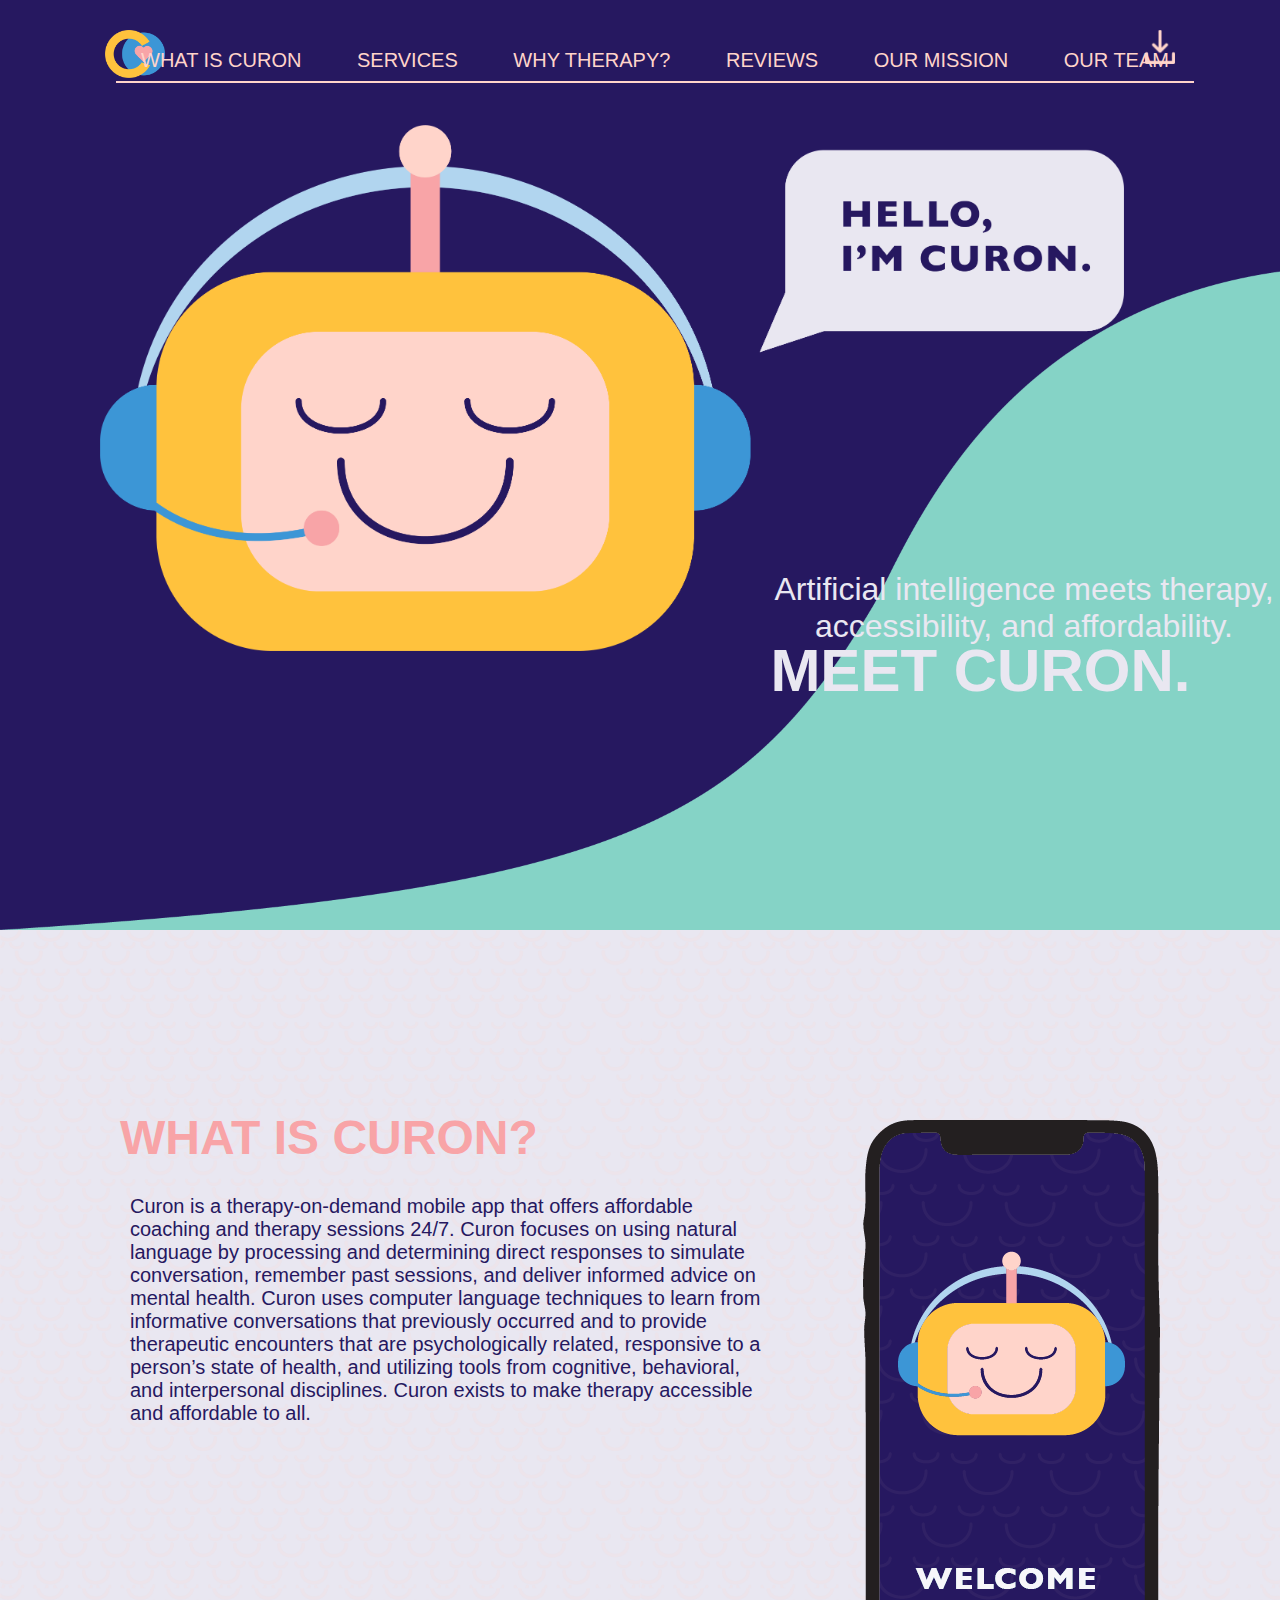
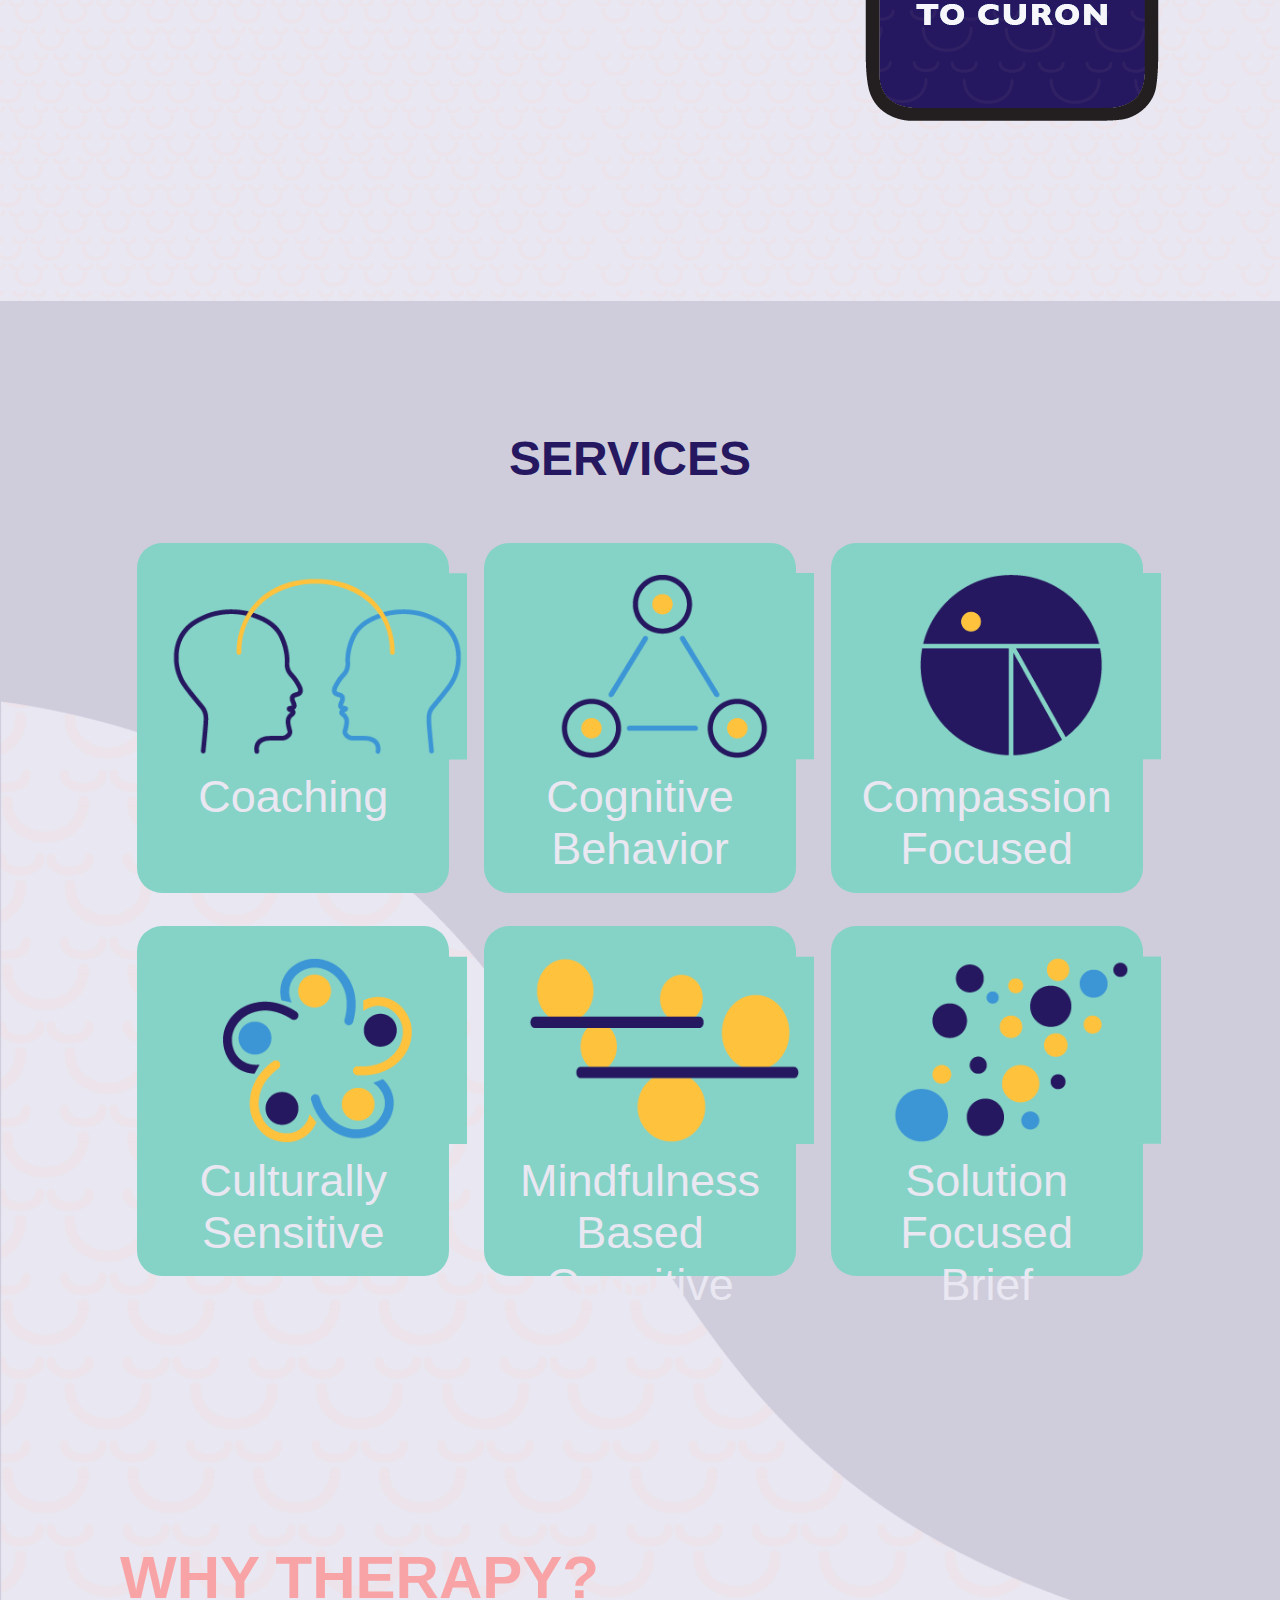
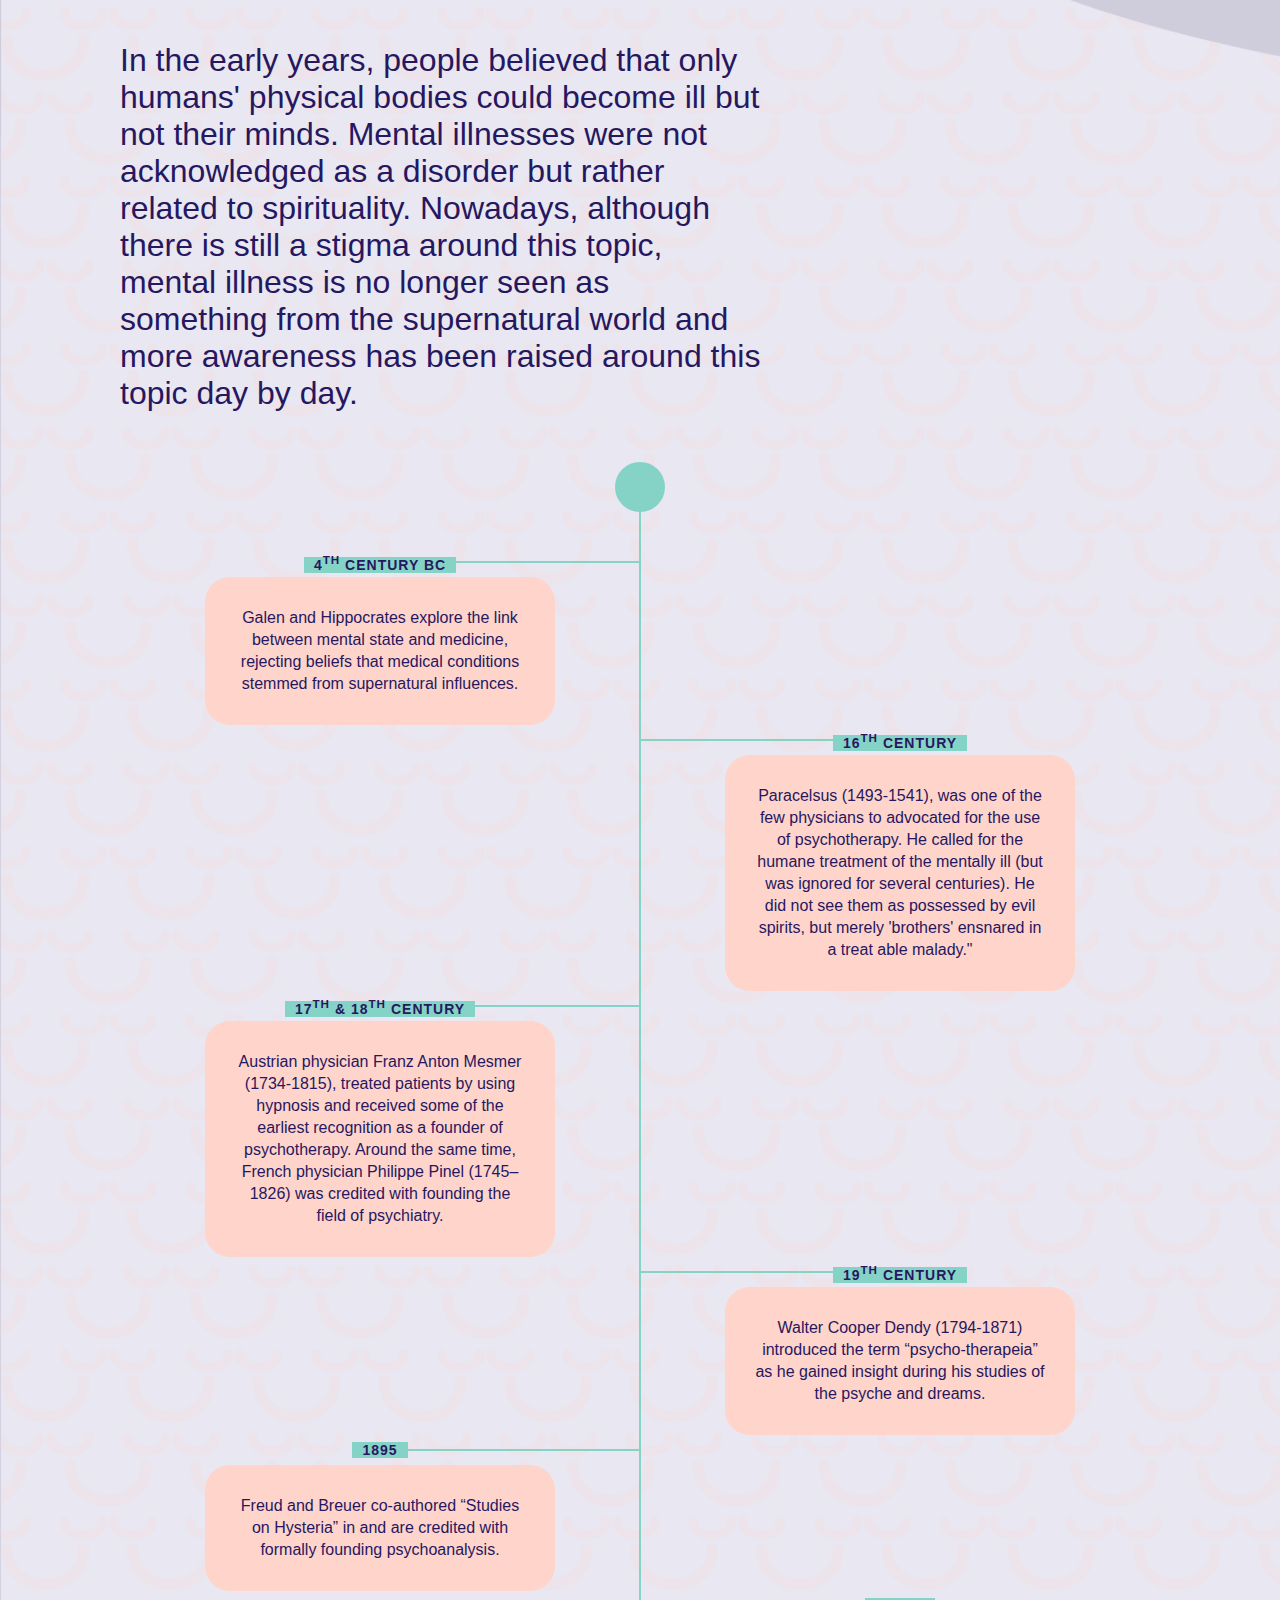
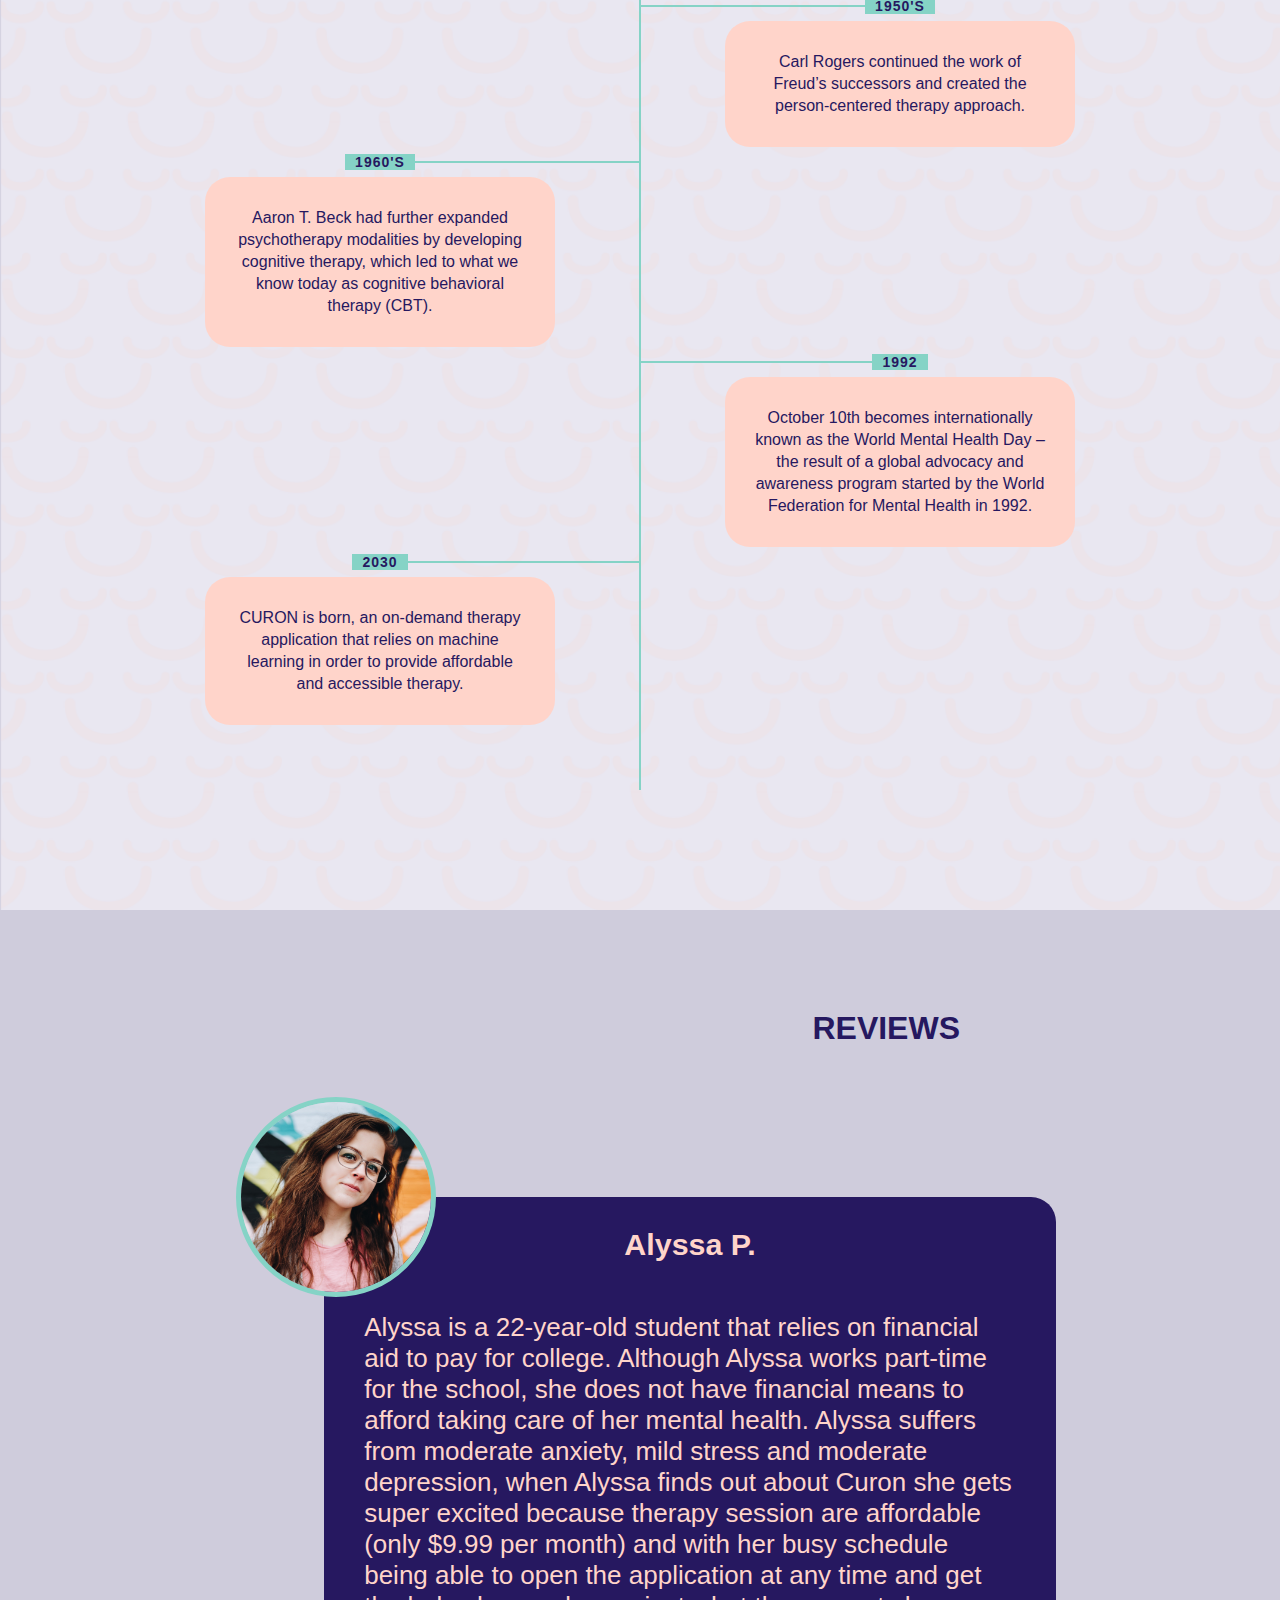
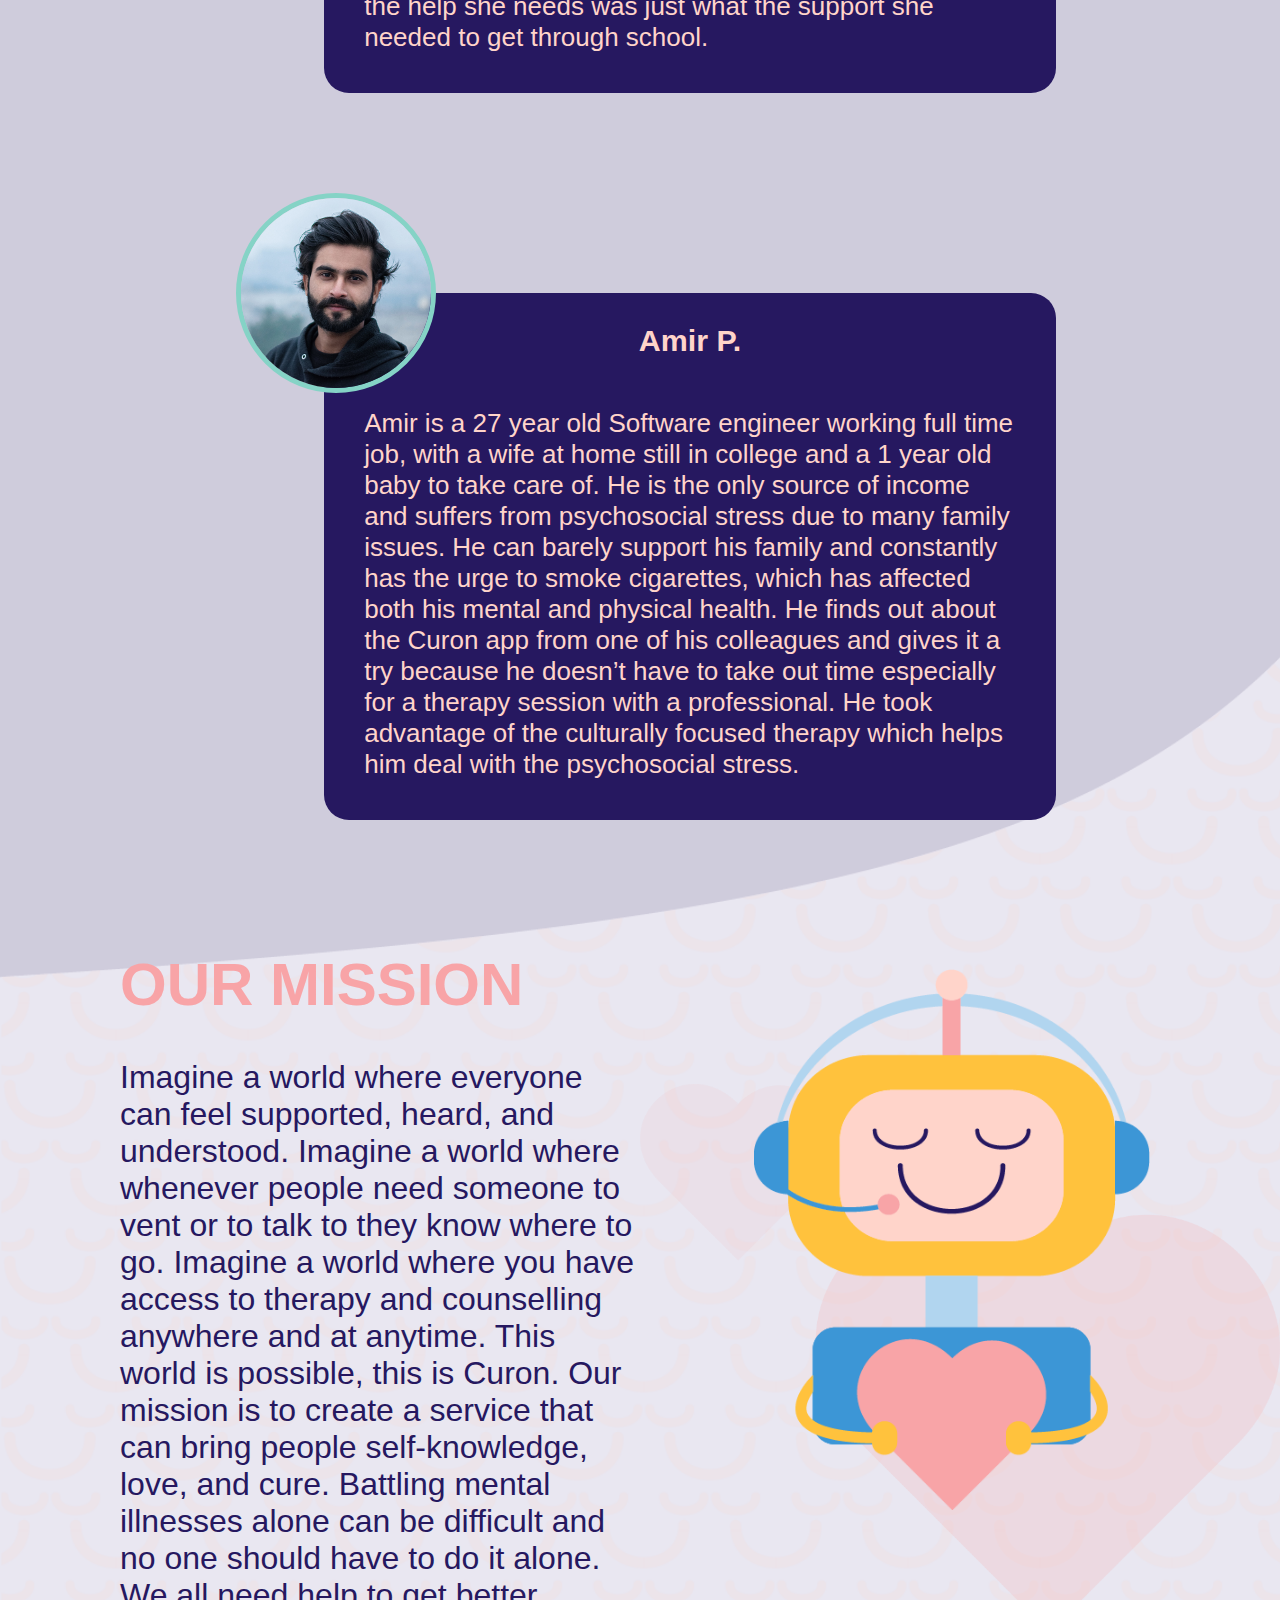
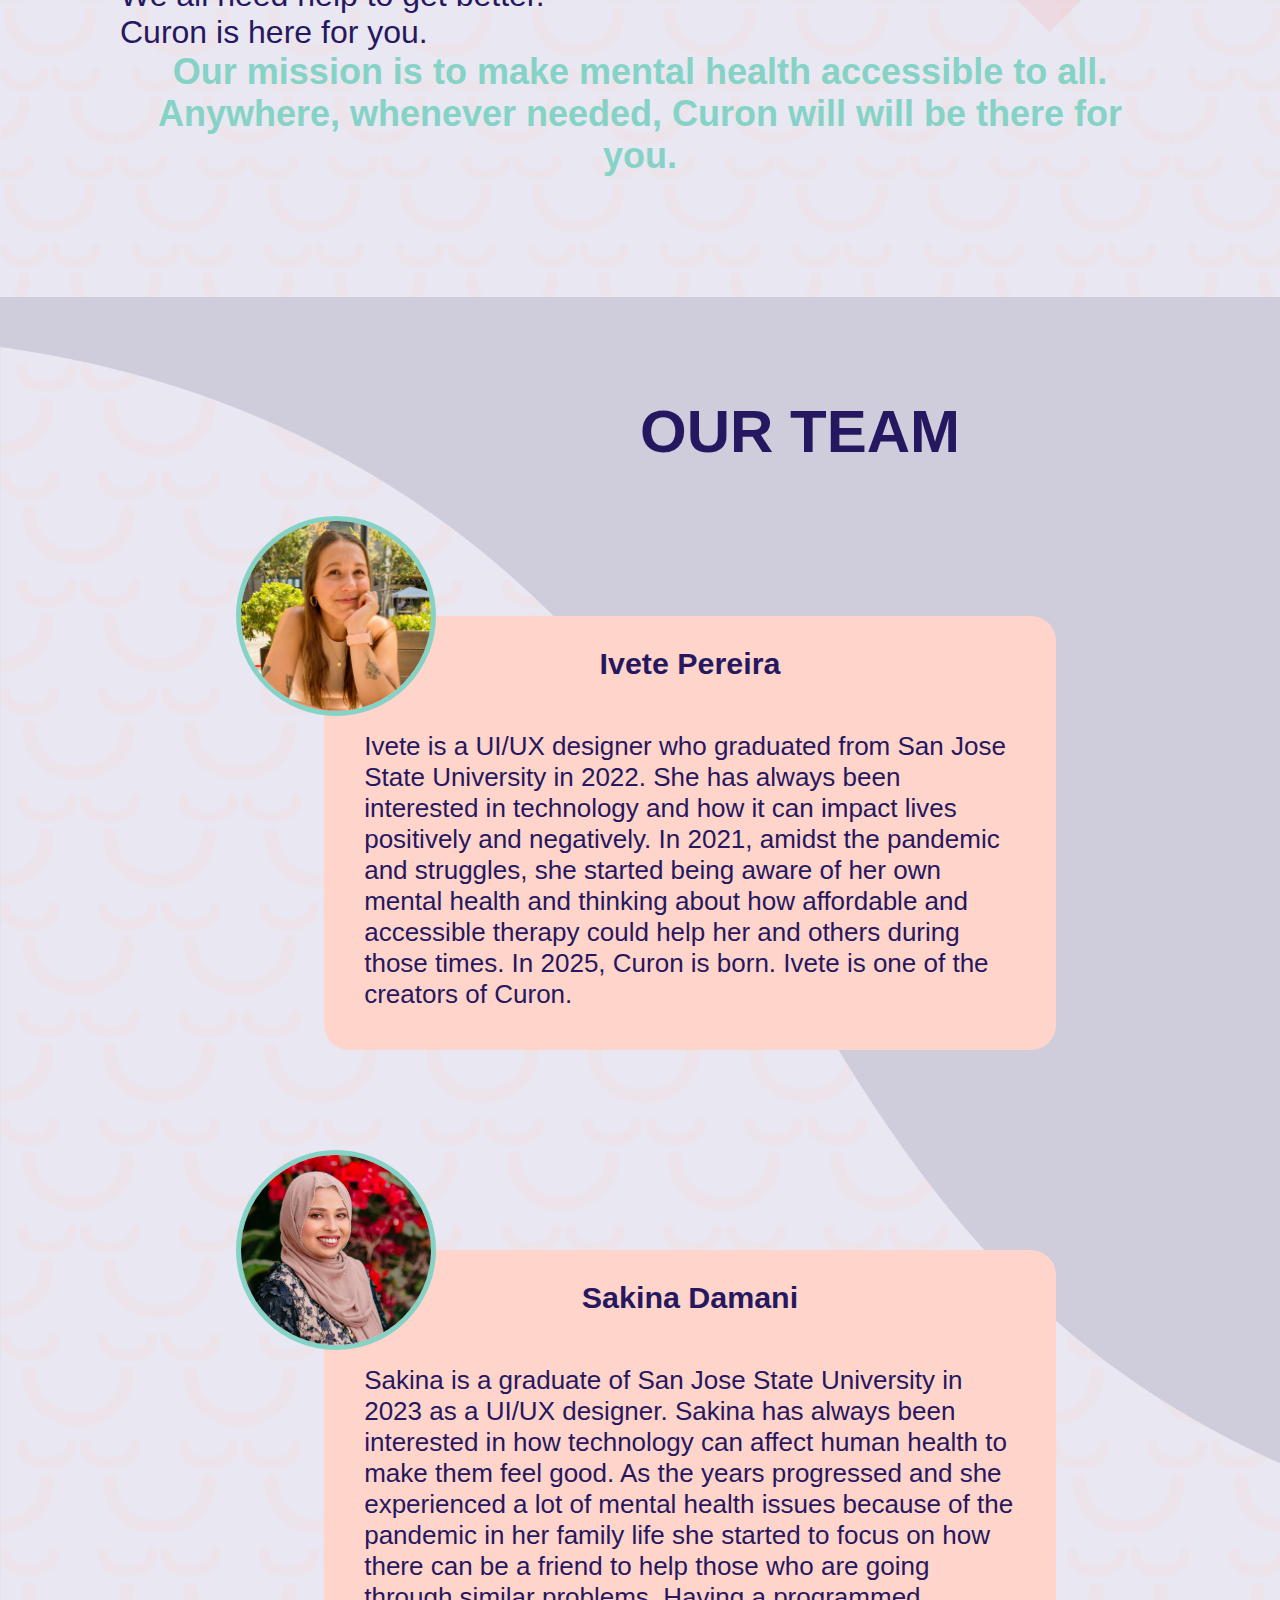
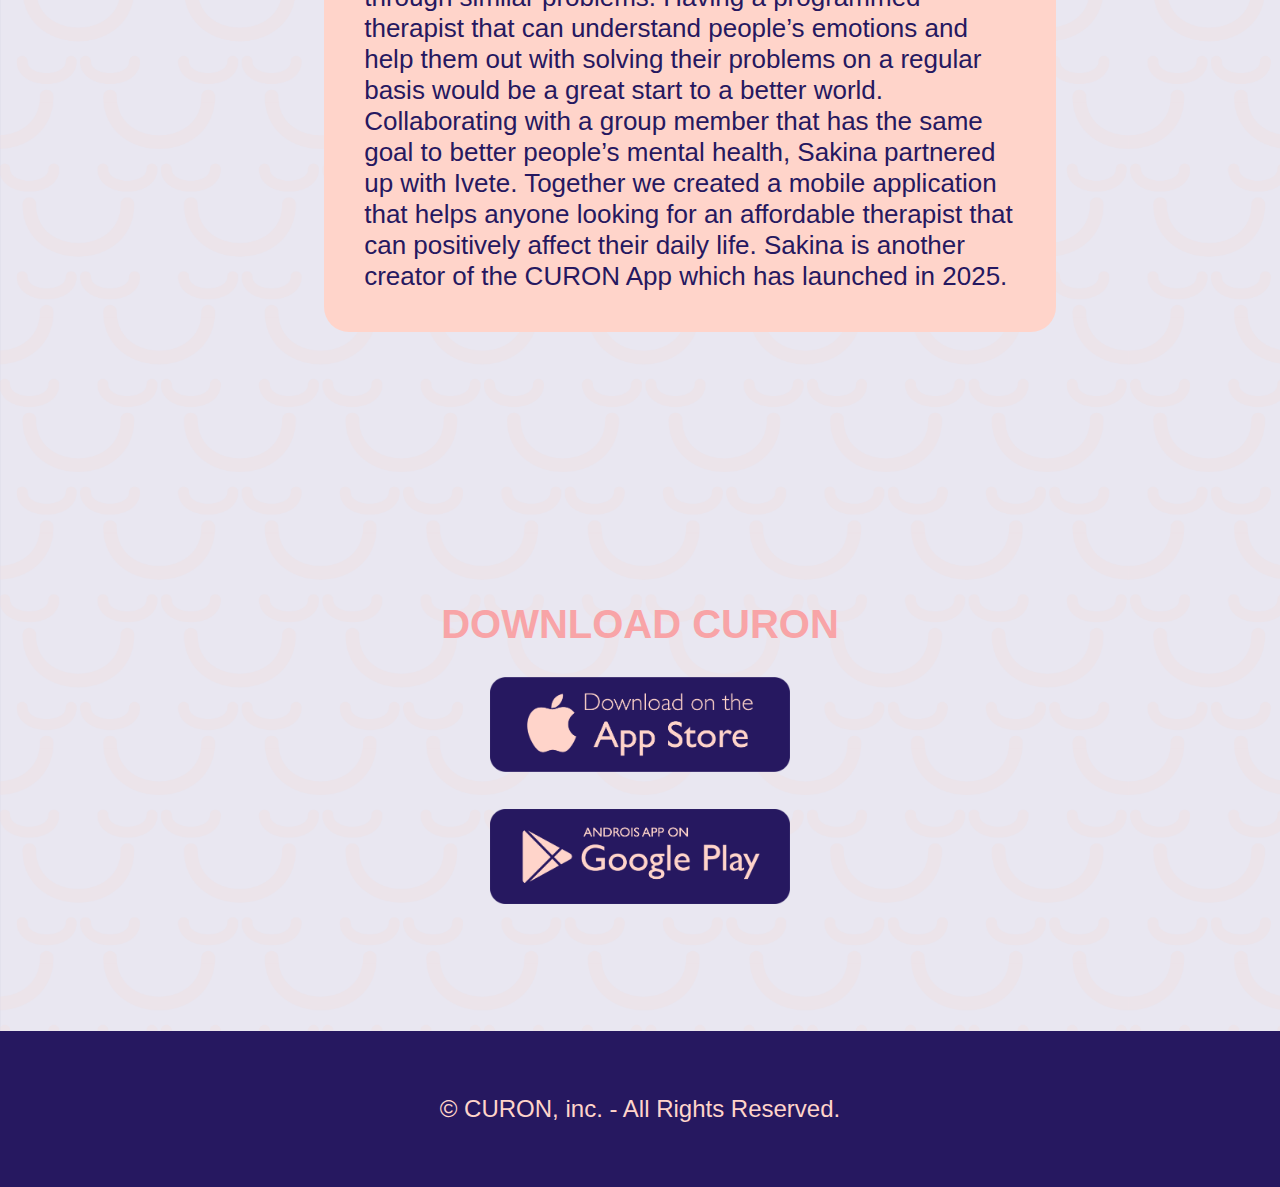
<file: index.html>
<!DOCTYPE html>
<html>
  <head>
    <!------title------>

    <meta charset="UTF-8" />
    <title>CURON</title>
    <link rel="icon" type="image/png" sizes="any" href="images/logo.png" />
    <meta name="viewport" content="width=device-width, initial-scale=1.0" />
    <script src="https://ajax.googleapis.com/ajax/libs/jquery/1.11.3/jquery.min.js"></script>
    <link
      rel="stylesheet"
      href="https://cdnjs.cloudflare.com/ajax/libs/font-awesome/4.7.0/css/font-awesome.min.css"
    />
    <script type="text/javascript" src="script.js"></script>

    <link rel="stylesheet" href="style.css" />
  </head>

  <body>
    <div>
      <!----  Navigation bar ---->

      <nav id="navbar" class="topnav">
  	  <a href="#section1"><img src="images/logo.png" class="logo"/></a>
  	  <a class="navbar1" href="#section2">WHAT IS CURON </a>
  	  <a class="navbar1" href="#section3">SERVICES </a>
  	  <a class="navbar1" href="#section4">WHY THERAPY? </a>
  	  <a class="navbar1" href="#section5">REVIEWS </a>
      <a class="navbar1" href="#section6">OUR MISSION </a>
  	  <a class="navbar1" href="#section7">OUR TEAM</a>
      <a class="download navbar1" href="#section8">DOWNLOAD</a>
      <a href="#section8">
        <img src="images/download.png" class="downloadicon"/>
      </a>
  		<a href="javascript:void(0);" class="icon" onclick="myFunction()">
      <i class="fa fa-bars"></i>
    </a>
  	</nav>

    </div>

    <main>
      <!-- HOME - SECTION 1 -->

      <div id="section1">
        <div class="hero">
          <img src="images/robot.png" id="little-dude" alt="" />

          <img src="images/Asset%208.png" id="little-dude-moblie" alt="" />

          <div id="tagline1">
            Artificial intelligence meets therapy, accessibility, and
            affordability.
          </div>

          <div id="tagline2">MEET CURON.</div>
        </div>
      </div>

      <!--WHAT IS CURON - SECTION 2 -->

      <div id="section2">
        <div>
          <h2>WHAT IS CURON?</h2>
        </div>
        <div>
          <p class="paragraph" id="whatCur">
            Curon is a therapy-on-demand mobile app that offers affordable
            coaching and therapy sessions 24/7. Curon focuses on using natural
            language by processing and determining direct responses to simulate
            conversation, remember past sessions, and deliver informed advice on
            mental health. Curon uses computer language techniques to learn from
            informative conversations that previously occurred and to provide
            therapeutic encounters that are psychologically related, responsive
            to a person’s state of health, and utilizing tools from cognitive,
            behavioral, and interpersonal disciplines. Curon exists to make
            therapy accessible and affordable to all.
          </p>
        </div>
        <div>
          <img src="images/app.png" id="app" alt="" />
        </div>
      </div>

      <!--  SERVICES - SECTION 3  -->

      <div class="therapyWave">
        <div class="section3" id="section3">
          <div>
            <h2>SERVICES</h2>
          </div>
          <div class="flex-container">
            <div class="col">
              <img src="./images/image1.png" />
              <span>Coaching</span>
            </div>
            <div class="col">
              <img src="./images/image2.png" />
              <span>Cognitive Behavior</span>
            </div>
            <div class="col">
              <img src="./images/image3.png" />
              <span>Compassion Focused</span>
            </div>
            <div class="col">
              <img src="./images/image4.png" />
              <span>Culturally Sensitive</span>
            </div>
            <div class="col">
              <img src="./images/image5.png" />
              <span>Mindfulness Based Cognitive</span>
            </div>
            <div class="col">
              <img src="./images/image6.png" />
              <span>Solution Focused Brief</span>
            </div>
          </div>
        </div>

        <!-- TIMELINE - SECTION 4 -->

        <div id="section4">
          <h2 class="timelineTile">WHY THERAPY?</h2>

          <p class="timelinedescription">
            In the early years, people believed that only humans' physical
            bodies could become ill but not their minds. Mental illnesses were
            not acknowledged as a disorder but rather related to spirituality.
            Nowadays, although there is still a stigma around this topic, mental
            illness is no longer seen as something from the supernatural world
            and more awareness has been raised around this topic day by day.
          </p>

          <div class="timeline">
            <div class="container left">
              <div class="year">
                <mark class="contentTile"> 4<sup>th</sup> Century BC</mark>
              </div>
              <div class="content">
                <p>
                  Galen and Hippocrates explore the link between mental state
                  and medicine, rejecting beliefs that medical conditions
                  stemmed from supernatural influences.
                </p>
              </div>
            </div>
            <div class="container right">
              <div class="year">
                <mark class="contentTile">16<sup>th</sup> Century</mark>
              </div>
              <div class="content">
                <p>
                  Paracelsus (1493-1541), was one of the few physicians to
                  advocated for the use of psychotherapy. He called for the
                  humane treatment of the mentally ill (but was ignored for
                  several centuries). He did not see them as possessed by evil
                  spirits, but merely 'brothers' ensnared in a treat able
                  malady."
                </p>
              </div>
            </div>
            <div class="container left">
              <div class="year">
                <mark class="contentTile"
                  >17<sup>th</sup> &amp; 18<sup>th</sup> Century</mark
                >
              </div>
              <div class="content">
                <p>
                  Austrian physician Franz Anton Mesmer (1734-1815), treated
                  patients by using hypnosis and received some of the earliest
                  recognition as a founder of psychotherapy. Around the same
                  time, French physician Philippe Pinel (1745–1826) was credited
                  with founding the field of psychiatry.
                </p>
              </div>
            </div>
            <div class="container right">
              <div class="year">
                <mark class="contentTile">19<sup>th</sup> Century</mark>
              </div>
              <div class="content">
                <p>
                  Walter Cooper Dendy (1794-1871) introduced the term
                  “psycho-therapeia” as he gained insight during his studies of
                  the psyche and dreams.
                </p>
              </div>
            </div>
            <div class="container left">
              <div class="year"><mark class="contentTile">1895</mark></div>
              <div class="content">
                <p>
                  Freud and Breuer co-authored “Studies on Hysteria” in and are
                  credited with formally founding psychoanalysis.
                </p>
              </div>
            </div>
            <div class="container right">
              <div class="year"><mark class="contentTile">1950's</mark></div>
              <div class="content">
                <p>
                  Carl Rogers continued the work of Freud’s successors and
                  created the person-centered therapy approach.
                </p>
              </div>
            </div>
            <div class="container left">
              <div class="year"><mark class="contentTile">1960's</mark></div>
              <div class="content">
                <p>
                  Aaron T. Beck had further expanded psychotherapy modalities by
                  developing cognitive therapy, which led to what we know today
                  as cognitive behavioral therapy (CBT).
                </p>
              </div>
            </div>
            <div class="container right">
              <div class="year"><mark class="contentTile">1992</mark></div>
              <div class="content">
                <p>
                  October 10th becomes internationally known as the World Mental
                  Health Day – the result of a global advocacy and awareness
                  program started by the World Federation for Mental Health in
                  1992.
                </p>
              </div>
            </div>
            <div class="container left">
              <div class="year"><mark class="contentTile">2030</mark></div>
              <div class="content">
                <p>CURON is born, an on-demand therapy application that relies on machine learning in order to provide affordable and accessible therapy.</p>
              </div>
            </div>
          </div>
        </div>
      </div>

      <!-- OUR USER - SECTION 5 -->
      <div class="missionWave">
        <div class="section5" id="section5">
          <div>
            <h2>REVIEWS</h2>
          </div>
          <div>
            <img
              src="images/alyssa.jpg"
              height="100"
              class="profile"
              alt=""
            />
          </div>
          <div class="testimony1">
            <h3>Alyssa P.</h3>
            <p>
              Alyssa is a 22-year-old student that relies on financial aid to
              pay for college. Although Alyssa works part-time for the school,
              she does not have financial means to afford taking care of her
              mental health. Alyssa suffers from moderate anxiety, mild stress
              and moderate depression, when Alyssa finds out about Curon she
              gets super excited because therapy session are affordable (only
              $9.99 per month) and with her busy schedule being able to open the
              application at any time and get the help she needs was just what
              the support she needed to get through school.
            </p>
          </div>
          <div>
            <img
              src="images/amir.jpg"
              height="100"
              class="profile"
              alt=""
            />
          </div>
          <div class="testimony2">
            <h3>Amir P.</h3>
            <p>
              Amir is a 27 year old Software engineer working full time job,
              with a wife at home still in college and a 1 year old baby to take
              care of. He is the only source of income and suffers from
              psychosocial stress due to many family issues. He can barely
              support his family and constantly has the urge to smoke
              cigarettes, which has affected both his mental and physical
              health. He finds out about the Curon app from one of his
              colleagues and gives it a try because he doesn’t have to take out
              time especially for a therapy session with a professional. He took
              advantage of the culturally focused therapy which helps him deal
              with the psychosocial stress.
            </p>
          </div>
        </div>

        <!--  OUR MISSION - SECTION 6  -->

        <div id="section6">
          <div>
            <h2 class="title">OUR MISSION</h2>
          </div>
          <div id="order">
            <img
              src="images/missiondude.png"
              class="missiondude"
              id="bulb"
              alt=""
            />
            <p id="missionParagraph">
              Imagine a world where everyone can feel supported, heard, and
              understood. Imagine a world where whenever people need someone to
              vent or to talk to they know where to go. Imagine a world where
              you have access to therapy and counselling anywhere and at
              anytime. This world is possible, this is Curon. Our mission is to
              create a service that can bring people self-knowledge, love, and
              cure. Battling mental illnesses alone can be difficult and no one
              should have to do it alone. We all need help to get better. Curon
              is here for you.
            </p>
          </div>
          <div id="statement">
            <p>Our mission is to make mental health accessible to all.</p>
            <p>Anywhere, whenever needed, Curon will will be there for you.</p>
          </div>
        </div>
      </div>

      <!--  OUR TEAM - SECTION 7  -->
      <div class="dlWave">
        <div class="section7" id="section7">
          <div>
            <h2 id="team">OUR TEAM</h2>
          </div>

          <div class="info" id="element1">
            <img
              src="images/iveteprofile.JPG"
              height="100"
              class="profile"
              alt=""
            />
            <div class="teamText1">
              <h3>Ivete Pereira</h3>
              <p>
                Ivete is a UI/UX designer who graduated from San Jose State
                University in 2022. She has always been interested in technology
                and how it can impact lives positively and negatively. In 2021,
                amidst the pandemic and struggles, she started being aware of
                her own mental health and thinking about how affordable and
                accessible therapy could help her and others during those times.
                In 2025, Curon is born. Ivete is one of the creators of Curon.
              </p>
            </div>
          </div>

          <div class="info" id="element2">
            <div>
              <img
                src="images/sakinaprofile.jpg"
                height="100"
                class="profile"
                alt=""
              />
            </div>
            <div class="teamText2">
              <h3>Sakina Damani</h3>
              <p>
                Sakina is a graduate of San Jose State University in 2023 as a
                UI/UX designer. Sakina has always been interested in how
                technology can affect human health to make them feel good. As
                the years progressed and she experienced a lot of mental health
                issues because of the pandemic in her family life she started to
                focus on how there can be a friend to help those who are going
                through similar problems. Having a programmed therapist that can
                understand people’s emotions and help them out with solving
                their problems on a regular basis would be a great start to a
                better world. Collaborating with a group member that has the
                same goal to better people’s mental health, Sakina partnered up
                with Ivete. Together we created a mobile application that helps
                anyone looking for an affordable therapist that can positively
                affect their daily life. Sakina is another creator of the CURON
                App which has launched in 2025.
              </p>
            </div>
          </div>
        </div>

        <!--  DOWNLOAD -  SECTION 8  -->

        <div class="section8" id="section8">
          <div>
            <h2>DOWNLOAD CURON</h2>
          </div>
          <div><img src="images/downloadapple.png" class="dlIcons icon1" /></div>
          <div><img src="images/downloadandroid.png" class="dlIcons" /></div>
        </div>
      </div>
      <!-- script tag - hamburger menu code -->
      <script>
        function myFunction() {
          var x = document.getElementById("navbar");
          if (x.className === "topnav") {
            x.className += " responsive";
          } else {
            x.className = "topnav";
          }
        }
      </script>
    </main>

    <!--    FOOTER   -->
    <footer>
      <div class="footer">&copy; CURON, inc. - All Rights Reserved.</div>
    </footer>
  </body>
</html>
</file>
<file: style.css>
* {
  margin: 0;
  padding: 0;
  box-sizing: border-box;
}
/*   initial set up  */
body {
  background-color: white;
  color: #ffd4ca;
  font-family: "Gill Sans", Helvetica, Arial, sans-serif;
  text-align: center;
  font-size: 26px;
}

/***  nav bar style  ***/

#navbar {
  position: fixed;
  top: 0;
  width: 100%;
  overflow: hidden;
  background-color: rgb(38, 24, 96);
  padding: 30px;
  z-index: 99;
}

/***  nav bar menus style  ***/

.navbar1 {
  font-size: 20px;
  color: #ffd4ca;
  text-decoration: none;
  padding: 10px 25px;
  position: relative;
  top: 13px;
  border-bottom: 2px solid #ffd4ca;
}

/***  nav bar menus hover over style  ***/

.navbar1:hover {
  color: #f8a4a7;
  border-bottom: 2px solid #f8a4a7;
}

/* nav ul li:hover {
  border-bottom: 2px solid #f8a4a7;
} */

/***  website logo style  ***/

.logo {
  display: block;
  float: left;
  width: 60px;
  position: relative;
  /* top: 15px; */
  left: 75px;
}

/***  download button style  ***/

.download {
  display: none;
/*
  float: right;
  width: 30px;
  position: relative;
  top: 10px;
  right: 75px;
*/
}

.downloadicon {
  display: block;
  float: right;
  width: 30px;
  position: relative;
  top: 0px;
  right: 75px;
}

/**** HAMBURGER MENU ICON ****/

.icon {
  display: none;
}

/***  navbar moblie ***/


@media screen and (max-width: 1100px) {
  .navbar1 {
    padding-left: 15px;
    padding-right: 15px;
    padding-top: 10px;
  }
}

@media screen and (max-width: 1020px) {
  .navbar1 {
    padding-left: 10px;
    padding-right: 10px;
    padding-top: 10px;
  }
}

@media screen and (max-width: 960px) {
  .navbar1 {
    padding-left: 5px;
    padding-right: 5px;
    padding-top: 10px;
    font-size: 16px;
  }
}

@media screen and (max-width: 850px) {
  .topnav a:not(:first-child) {
    display: none;
  }

  .topnav a:first-child {
    float: left;
  }

  .topnav a.icon,
  #nav_bar a.icon {
    color: rgb(255, 212, 202);
    float: right;
    display: block;
    margin-right: 10px;
    font-size: 24px;
  }

  .logo {
    display: block;
    float: left;
    width: 50px;
    position: relative;
    left: 10px;
  }

  .download {
    display: block;
  }

  .downloadicon {
    display: none;
  }

}

@media only screen and (max-width: 850px) {
  .topnav.responsive {
    position: fixed;
    top: 50;
    width: 100%;
    z-index: 100;
  }

  .topnav.responsive .icon {
    position: fixed;
    right: 30px;
    top: 20px;
    margin-right: 10px;
    margin-top: 10px;
  }

  .topnav.responsive a:nth-child(2) {
    float: none;
    display: block;
    text-align: left;
    margin-top: 40px;
  }

  .topnav.responsive a:not(:first-child) {
    float: none;
    display: block;
    text-align: left;
  }
}

/***  section 1 style desktop ***/

#section1 {
  background-color: #261860;
  width: 100%;
  height: 95vh;
  margin-top: 50px;
}

.hero {
  min-height: 100vh;
  display: flex;
  flex-direction: column;
  flex-shrink: 1;
  justify-content: center;
  align-items: center;

  /* position the div in center */
  position: absolute;
  top: 50%;
  left: 50%;
  width: 90%;
  transform: translate(-50%, -50%);
}

#little-dude {
  display: none;
  width: 80%;
  margin: 75px 0 0 100px;
}

#little-dude-moblie {
  display: block;
  width: 100%;
  margin-left: 20px;
  padding-top: 20px;
  padding-bottom: 40px;
  margin-bottom: 0px;
}

#tagline1 {
  color: #e9e7f1;
  width: 100%;
  float: right;
  position: relative;
  top: 75px;
  bottom: 10px;
  font-size: 20px;
}

#tagline2 {
  color: #e9e7f1;
  font-size: 36px;
  float: right;
  position: relative;
  top: 75px;
  left: 0%;
  bottom: 20px;
  font-weight: bold;
}

/***  section1 moblie ***/

@media only screen and (min-width: 850px) {
  #section1 {
    background-image: url(images/turquoisewave.png);
    background-repeat: no-repeat;
    background-position: bottom;
    background-size: 100%;
  }

  .hero {
    width: 100%;
    min-height: 100%;
    display: block;
    justify-content: center;
    align-items: center;

    /* position the div in center */
    position: relative;
    top: 0;
    left: 0;
    transform: translate(0, 0);
  }

  #section1 #little-dude {
    display: block;
    padding-top: 50px;
    padding-bottom: 0px;
    margin-bottom: 0px;
  }

  #little-dude-moblie {
    display: none;
  }

  #tagline1 {
    color: #e9e7f1;
    width: 40%;
    float: right;
    position: relative;
    top: -80px;
    bottom: 100px;
    font-size: 32px;
  }

  #tagline2 {
    color: #e9e7f1;
    font-size: 60px;
    float: right;
    position: relative;
    top: -15px;
    left: 33%;
    bottom: 0px;
    font-weight: bold;
  }

}

/***  section 2 style desktop ***/

#section2 {
  background: url("images/whatIsCuronBG.png");
  background-repeat: repeat;
  background-size: 50%;
  height: auto;
  padding: 180px 120px;
  text-align: left;
  overflow: hidden;
  color: #f8a4a7;
  font-size: 40px;
}

#section2 h2 {
  display: inline-block;
  font-size: 48px;
}

.paragraph {
  padding: 10px;
  font-size: 20px;
  color: rgb(38, 24, 96);
}

#whatCur {
  max-width: 63%;
  padding: 10px;
  float: left;
  font-size: 20px;
  margin-top: 20px;
  color: rgb(38, 24, 96);
}

.image {
  padding: 30px;
  text-align: center;
  float: right;
}

#app {
  margin-top: -45px;
  float: right;
}

/***  section2 moblie ***/

@media only screen and (max-width: 850px) {
  #section2 {
    background: url("images/happyface.png");
    background-color: #E8E7F0;
    background-repeat: repeat;
    background-size: 100%;
    height: auto;
    padding: 20px;
    text-align: center;
    overflow: hidden;
  }
	
#section2 h2 {
  font-size: 32px;
}

  #whatCur {
    max-width: 100%;
    margin: 10px;
    padding: 20px;
    float: none;
    font-size: 20px;
    text-align: left;
    color: rgb(38, 24, 96);
  }

  .image {
    padding: 30px;
  }

  #app {
    max-width: 100%;
    height: 300px;
    padding: 30px;
    margin-right: 0%;
    text-align: center;
    float: none;
  }

}



/* Therapy wave styling */

.therapyWave {
  background-image: url("images/therapywave.png");
  background-repeat: no-repeat;
  background-color: #cfccdc;
  background-size: cover;
  background-position-y: 400px;
}

@media only screen and (max-width: 850px) {
  .therapyWave {
    background-image: none;
    background-repeat: no-repeat;
    background-color: #cfccdc;
    background-size: cover;
    background-position-y: 400px;
  }

}

/***  section 3 style desktop ***/

.section3 {
  padding: 120px;
}

.section3 h2 {
  text-align: center;
  color: #261860;
  font-size: 48px;
  padding: 10px 20px 40px 0;
}

.flex-container {
  display: flex;
  color: #e9e7f1;
  justify-content: center;
  flex-flow: row wrap;
  justify-content: space-around;
}

.flex-container .col {
  width: 30%;
  height: 350px;
}

.flex-container .col img {
  width: 300px;
}

.flex-container > div {
  background-color: #85d3c6;
  margin: 1.6%;
  padding: 30px;
  font-size: 45px;
  border-radius: 25px;
}

/***  section3 moblie ***/

@media (max-width: 850px) {
  .section3 {
    background-color: #CCCEDB;
    padding: 20px;
  }
.section3 h2 {
  text-align: center;
  font-size: 32px;
}
  .flex-container {
    display: flex;
    justify-content: center;
    flex-flow: row wrap;
    justify-content: space-around;
  }

  .flex-container .col {
    width: 100%;
    height: auto;
  }

  .flex-container .col img {
    width: 40px;
    float: left;
  }

  .flex-container .col span {
    float: right;
  }

  .flex-container > div {
    background-color: #85d3c6;
    margin: 10px;
    padding: 10px;
    font-size: 22px;
    border-radius: 15px;
  }
}

/***  section 4 style desktop ***/

*,
*::before,
*::after {
  box-sizing: border-box;
}

#section4 {
  padding: 120px;
}

.contentTile {
  background-color: #85d3c6;
  color: rgb(38, 24, 96);
  padding: 0px 10px;
}

.timelineTile {
  color: #f8a4a7;
  text-align: left;
  font-size: 60px;
  padding: 10px 0 20px 0;
}

.timelinedescription {
  max-width: 62%;
  padding: 10px 0 75px 0;
  font-size: 32px;
  text-align: start;
  color: #261860;
}

.timeline {
  position: relative;
  width: 100%;
  max-width: 1140px;
  margin: auto;
  padding: 75px 0;
  padding-bottom: 50px;
}

.timeline::before {
  content: "";
  position: absolute;
  width: 50px;
  height: 50px;
  top: calc(0% - 25px);
  right: calc(50% - 25px);
  background: #ffffff;
  border: 2px solid #85d3c6;
  background: #85d3c6;
  border-radius: 50px;
  z-index: 2;
}

.timeline::after {
  content: "";
  position: absolute;
  width: 2px;
  background: #85d3c6;
  top: 0;
  bottom: 0;
  left: 50%;
  margin-left: -1px;
}

.container {
  padding: 15px 30px;
  position: relative;
  background: inherit;
  width: 50%;
}

.container.left {
  left: 0;
}

.container.right {
  left: 50%;
}

.container.right::after {
  left: -8px;
}

.container::before {
  content: "";
  position: absolute;
  width: 250px;
  height: 2px;
  top: calc(0% - 1px);
  right: 0px;
  background: #85d3c6;
  z-index: 1;
}

.container.right::before {
  left: 0px;
}

.container .content {
  padding: 30px;
  max-width: 350px;
  left: calc(50% - 175px);
  background: rgb(255, 212, 202);
  position: relative;
  border-radius: 25px;
	text-align: 
}

.container.right .content {
  padding: 30px;
  border-radius: 25px;
}

.container .content h2 {
  margin: 0 0 10px 0;
  font-size: 18px;
  font-weight: normal;
  color: #006e51;
}

.container .content p {
  margin: 0;
  font-size: 16px;
  line-height: 22px;
  color: rgb(38, 24, 96);
}

.container .year {
  position: absolute;
  display: inline-block;
  top: calc(0% - 8px);
  text-align: center;
  font-size: 14px;
  font-weight: bold;
  color: #006e51;
  text-transform: uppercase;
  letter-spacing: 1px;
  z-index: 1;
}

.container.left .year {
  right: -25px;
}

.container.right .year {
  left: -25px;
}

.container.left .year,
.container.right .year {
  right: 0;
  left: 0;
}

/***  section4 moblie ***/

@media (max-width: 850px) {
  #section4 {
    background: url("images/happyface.png");
    background-color: #E8E7F0;
    background-repeat: repeat;
    background-size: 200%;
    padding: 0px;
  }

  .timelineTile {
    padding-top: 25px;
    max-width: 100%;
    margin: 25px 25px 15px 25px;
    font-size: 32px;
    text-align: center;
  }

  .contentTile {
    background-color: rgb(233, 231, 240);
    /* color: rgb(38, 24, 96); */
    padding: 0px 10px;
  }

  .timelinedescription {
    font-size: 20px;
    color: rgb(38, 24, 96);
    max-width: 100%;
    text-align: left;
    margin: 0px 25px 25px 25px;
  }

  .timeline::before {
    content: "";
    position: absolute;
    width: 50px;
    height: 50px;
    top: calc(0% - 25px);
    right: calc(84% - 25px);
    background: #ffffff;
    border: 2px solid #85d3c6;
    background: #85d3c6;
    border-radius: 50px;
    z-index: 2;
  }

  .timeline::after {
    left: 60px;
  }

  .container {
    width: 100%;
    padding-left: 120px;
    padding-right: 30px;
    padding-bottom: 50px;
  }

  .container .content {
    padding: 30px;
    max-width: 350px;
    left: calc(-7%);
    background: rgb(255, 212, 202);
    position: relative;
    border-radius: 25px;
  }

  .container.right {
    left: 0%;
  }

  .container::before {
    content: "";
    position: absolute;
    width: 75px;
    height: 2px;
    top: calc(0% - 1px);
    right: 0px;
    background: #85d3c6;
    z-index: 1;
  }

  .container.right::before {
    left: 0px;
  }

  .container.left::after,
  .container.right::after {
    left: 82px;
  }

  .container.left::before,
  .container.right::before {
    left: 59px;
    border-color: transparent #006e51 transparent transparent;
  }

  .container.left .content,
  .container.right .content {
    padding: 15px;
    border-radius: 25px;
  }

  .container .year {
    position: absolute;
    display: inline-block;
    top: calc(0% - 8px);
    text-align: center;
    font-size: 14px;
    font-weight: bold;
    color: #006e51;
    text-transform: uppercase;
    letter-spacing: 1px;
    z-index: 1;
  }

  .container.left .year {
    right: -25px;
  }

  .container.right .year {
    left: -25px;
  }

  .container.left .year,
  .container.right .year {
    text-align: left;
    right: calc(0%);
    left: 30%;
  }
}

/* Mission wave styling */

.missionWave {
  background-image: url("images/missionwave.png");
  background-repeat: no-repeat;
  background-color: #cfccdc;
  background-size: cover;
  background-position-y: 580px;
}

/***  section 5 style desktop ***/

.section5 {
  padding: 100px 100px 0 0;
}

.section5 h2 {
  color: #261860;
  font-size: 32px;
  text-align: end;
  margin-right: 220px;
  margin-bottom: 150px;
}

.testimony1, .testimony2 {
    display: inline-block;
    text-align: left;
    border-radius: 25px;
    padding: 30px 40px 40px 40px;
    max-width: 62%;
    background-color: #261860;
}

.testimony1 h3, .testimony2 h3 {
    text-align: center;
	padding-bottom: 50px;
}

.testimony1 {
    margin-bottom: 200px;
}

/***  section5 moblie ***/

@media only screen and (max-width: 850px) {
  .section5 {
    background-color: #CFCCDC;
    padding: 0px;
  }

  .section5 h2 {
    color: #261860;
    font-size: 48px;
    text-align: center;
    margin-bottom: 0px;
	margin-right: 0px;
    padding-top: 25px;
  }

  .testimony1, .testimony2 {
      display: inline-block;
      text-align: left;
      border-radius: 25px;
	  font-size: 20px;
      padding: 20px;
      padding-bottom: 25px;
      max-width: 100%;
      background-color: #261860;
      margin: 10px;
  }

  .section5 h3 {
      color: #ffd4ca;
      font-size: 36px;
      text-align: center;
      padding-bottom: 20px;
      padding-top: 40px;
  }

  .testimony1 {
      margin-bottom: 0px;
  }
  .testimony2 {
      margin-bottom: 50px;
  }

}


/***  section 6 style desktop ***/

#section6 {
  background: url("images/heart.png");
  background-repeat: no-repeat;
  background-position: right;
  background-size: 50%;
  height: auto;
  padding: 120px;
  overflow: hidden;
}

#section6 .title {
    color: #f8a4a7;
    text-align: left;
    font-size: 60px;
    padding: 10px 0 20px 0;
}

#statement {
  width: 100%;
  float: left;
  font-size: 36px;
  font-weight: bold;
  color: #85d3c6;
  text-align: center;
}

#bulb {
  max-width: 40%;
  object-fit: cover;
  padding: 10px;
  margin: -100px 0 30px 0;
  text-align: center;
  float: right;
  border-radius: 25px;
}

#missionParagraph {
    max-width: 50%;
    text-align: left;
    font-size: 32px;
    color: #261860;
    margin-top: 20px;
}

/***  section6 moblie ***/

@media only screen and (max-width: 850px) {
  #section6 {
    /*desktop*/
    background: url("images/happyface.png");
    background-color: #E8E7F0;
    background-repeat: no-repeat;
    background-position: right;
    background-size: 100%;
    height: auto;
    padding: 0px;
    overflow: hidden;
  }

  #section6 .title {
      color: #f8a4a7;
      text-align: center;
      font-size: 32px;
      padding: 30px 0 20px 0;
  }

  #order {
    display:flex;
    flex-flow: column;
  }

  #bulb {
    order:2;
    max-width: 100%;
    object-fit: cover;
    padding: 10px;
    margin: 20px;
    text-align: center;
    float: none;
    border-radius: 25px;
  }

    #missionParagraph {
      order:1;
      max-width: 100%;
      margin: 10px;
      padding: 20px;
      float: none;
      font-size: 20px;
      color: #261860;
      margin-top: 0%;
    }

  #statement {
      padding: 26px;
      width: 100%;
      float: none;
      font-size: 20px;
      color: #85d3c6;
      text-align: center;
  }

}

/* dlWave wave styling */

.dlWave {
  background-image: url("images/downloadwave.png");
  background-repeat: no-repeat;
  background-color: #cfccdc;
  background-size: cover;
  background-position-y: 50px;
}


/***  section 7 style desktop ***/
.section7 {
  padding: 100px 100px 100px 0;
}

.section7 h2 {
  font-size: 60px;
  text-align: end;
  color: #261860;
  margin-right: 220px;
  margin-bottom: 150px;
}

.section7 h3 {
    color: #261860;
}

.teamText1, .teamText2 {
    display: inline-block;
    text-align: left;
    border-radius: 25px;
    padding: 30px 40px 40px 40px;
    max-width: 62%;
    background-color: #ffd4ca;
    color: #261860;
}

.teamText1 h3, .teamText2 h3 {
    text-align: center;
    border-radius: 25px;
    padding-bottom: 50px;
    max-width: 100%;
    background-color: #ffd4ca;
    color: #261860;
}

.teamText1 {
    margin-bottom: 200px;
}

.teamText2 {
    margin-bottom: 50px;
}

.profile {
  float: left;
  border-radius: 50%;
  object-fit: cover;
  width: 200px;
  height: 200px;
  background-size: cover;
  border: 5px solid #85d3c6;
  position: relative;
  left: 20%;
  bottom: 100px;
}

/***  section7 moblie ***/

@media only screen and (max-width: 850px) {
  .section7 {
    background-color: #CFCCDC;
    padding: 0px;
  }

  .section7 h2 {
    font-size: 32px;
    text-align: end;
    color: #261860;
    margin-bottom: 20px;
  }

  .section7 h3 {
      color: #261860;
      font-size: 36px;
      text-align: center;
      padding-bottom: 20px;
      padding-top: 40px;
  }

  .profile {
    float: left;
    border-radius: 50%;
    object-fit: cover;
    width: 200px;
    height: 200px;
    background-size: cover;
    border: 5px solid #85d3c6;
    position: relative;
    left: 21%;
    right: 20%;
    bottom: -40px;
  }

  .teamText1, .teamText2 {
      display: inline-block;
      text-align: left;
      border-radius: 25px;
	  font-size: 20px;
      padding: 20px;
      padding-bottom: 25px;
      max-width: 100%;
      background-color: #ffd4ca;
      color: #261860;
  }

  .teamText1 {
      margin-bottom: 15px;
  }

  .info {
    text-align: left;
    max-width: 100%;
    max-height: 1500px;
    /* background-color: #ffd4ca; */
    border-radius: 25px;
    margin: 0px;
    padding: 10px;
  }

  #team {
    padding-top: 25px;
    width: 100%;
    text-align: center;
  }

}

/*
.testimony1, .testimony2 {
    display: inline-block;
    text-align: left;
    border-radius: 25px;
    padding: 120px 40px 40px 40px;
    max-width: 62%;
    background-color: #261860;
}

.testimony1 {
    margin-bottom: 200px;
} */


/***  section 8 style desktop ***/
.section8 {
  padding: 120px;
}

.section8 h2 {
    color: #f8a4a7;
    font-size: 40px;
}

.dlIcons {
    width: 300px;
    margin-top: 30px;
}

/***  section8 moblie ***/
@media only screen and (max-width: 850px) {
  .section8 {
    padding: 200px 0px;
  }

  .section8 h2 {
      color: #f8a4a7;
      font-size: 36px;
  }

  .dlIcons {
      width: 300px;
      margin-top: 30px;
  }
	
  .icon1{
	  margin-top: 100px;
  }
}

/*   footer style  */
.footer{
    border: 5px;
    padding: 5%;
    background-color: #261860;
    text-align: center;
    font-size: 24px;
    color:rgb(255, 212, 202);
}

/*   footer style mobile  */
@media only screen and (max-width: 850px) {
	.footer{
		font-size: 16px;
	}
}

/* .mission {
  border-radius: 10%;
  width: 200px;
  height: 200px;
  background-size: cover;
  background-position: top;
  bottom: -50px;
  right: 50px;
} */


/****   @media  ****/

/* @media only screen and (max-width: 850px) {
  .section5 {
    background-color: #CFCCDC;
    padding: 0px;
  }

  #team {
    font-size: 48px;
    width: 100%;
    text-align: center;
  }
} */

/****   MOBILE STYLE   ****/


/*   @media 960px  */
/* @media (max-width: 960px) {
  .flex-container .col img {
    width: 150px;
  }
} */
</file>
